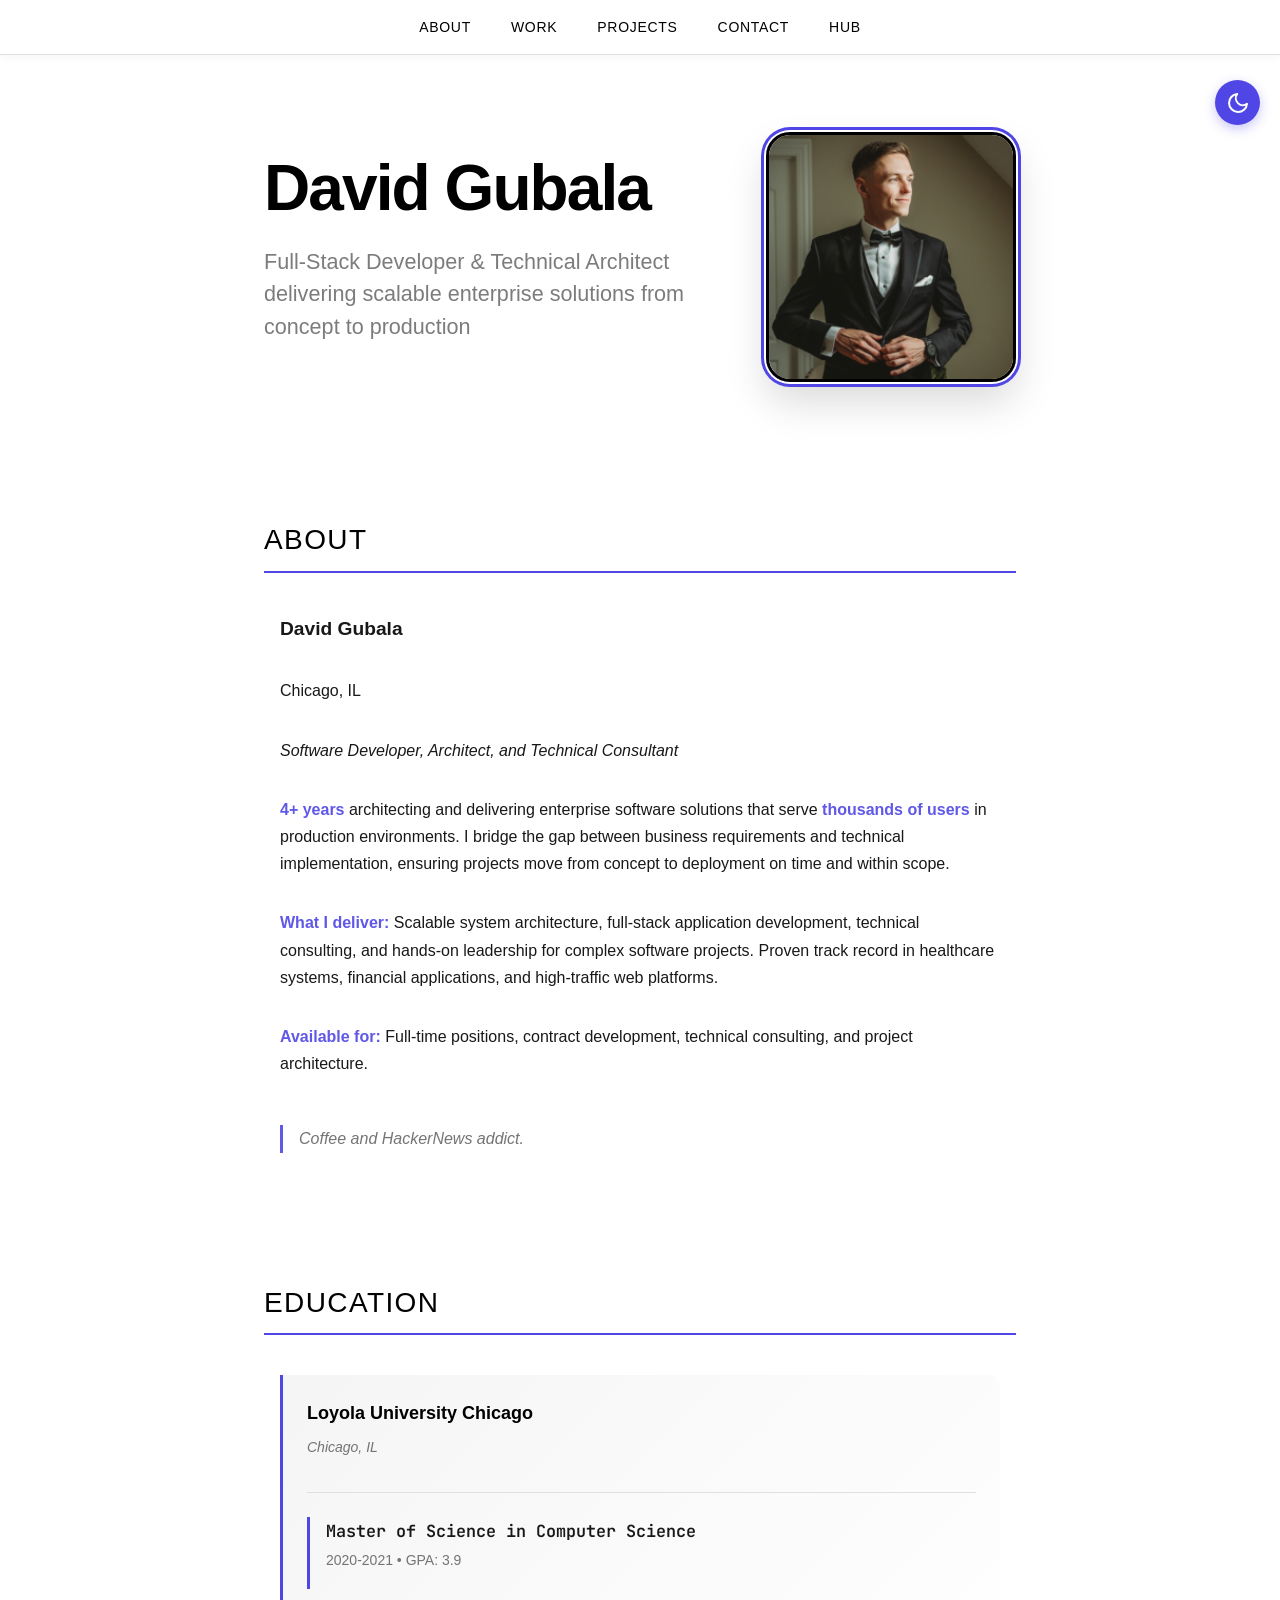
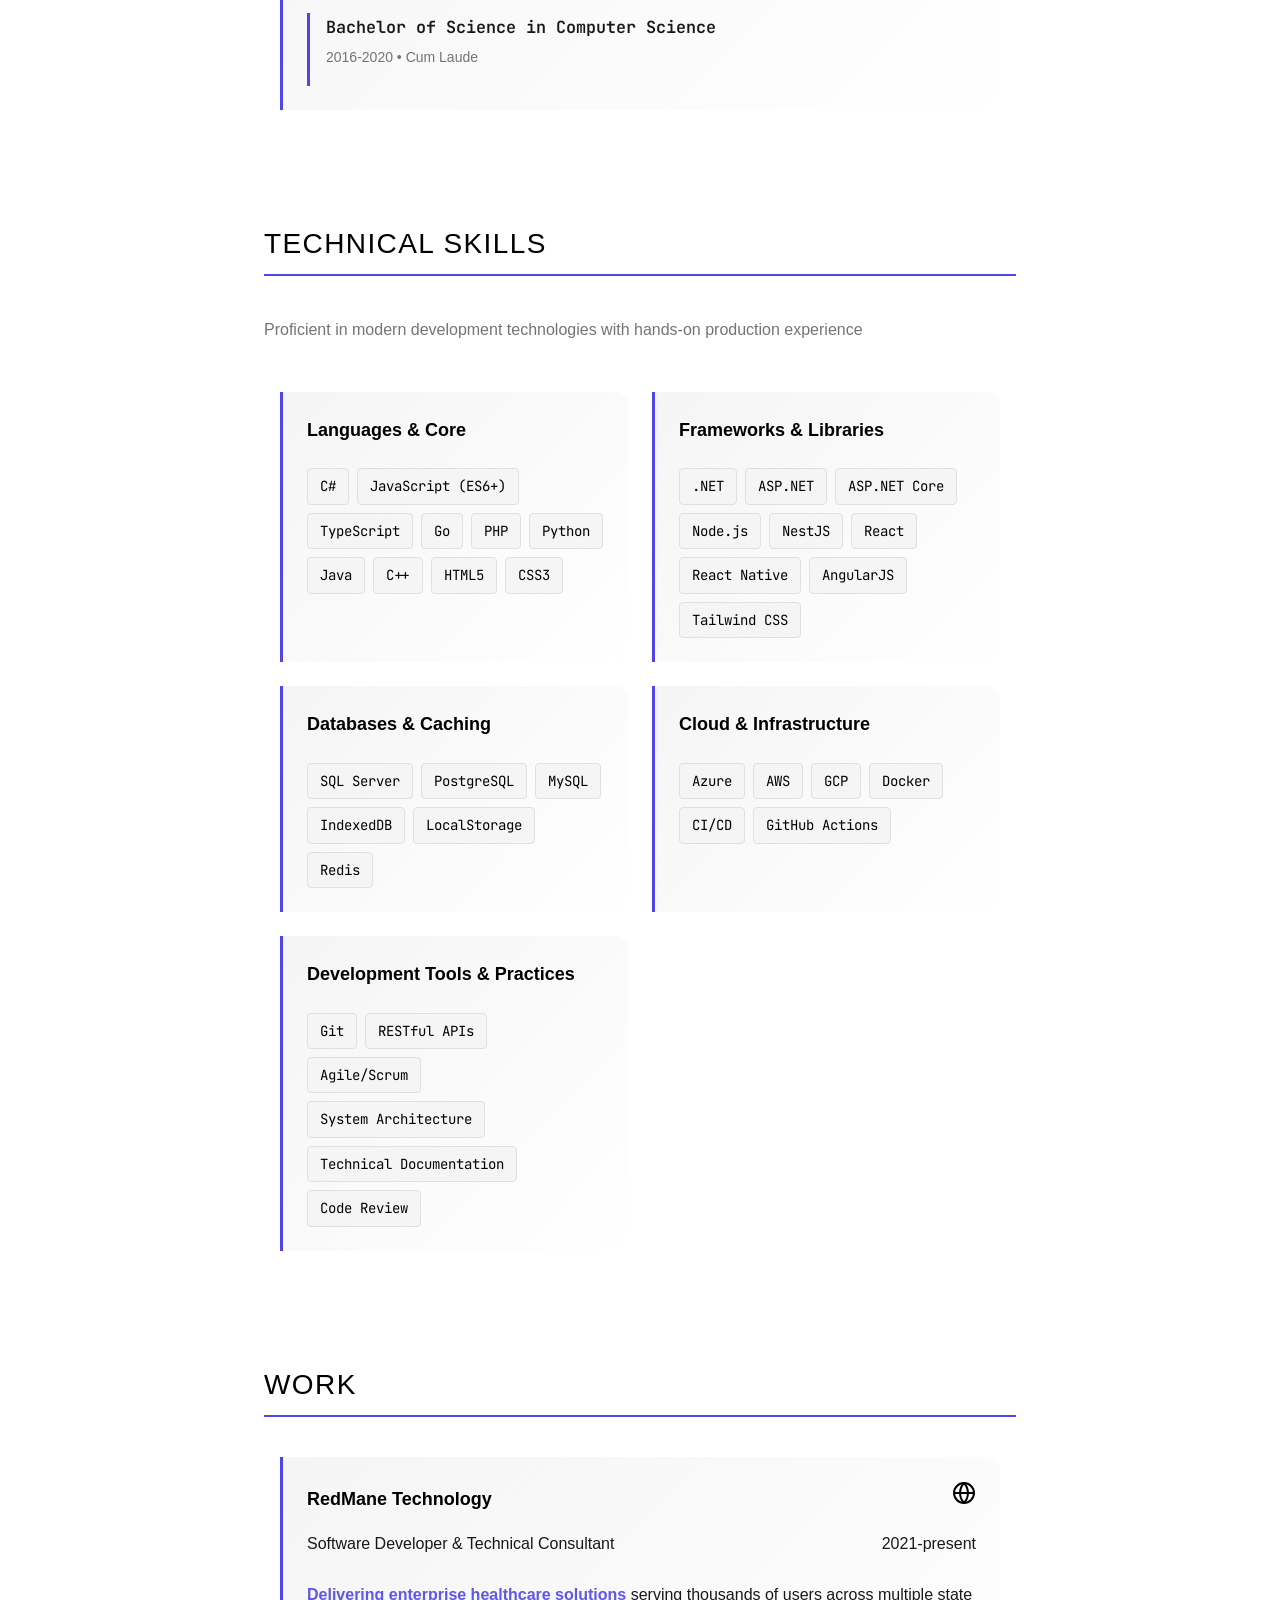
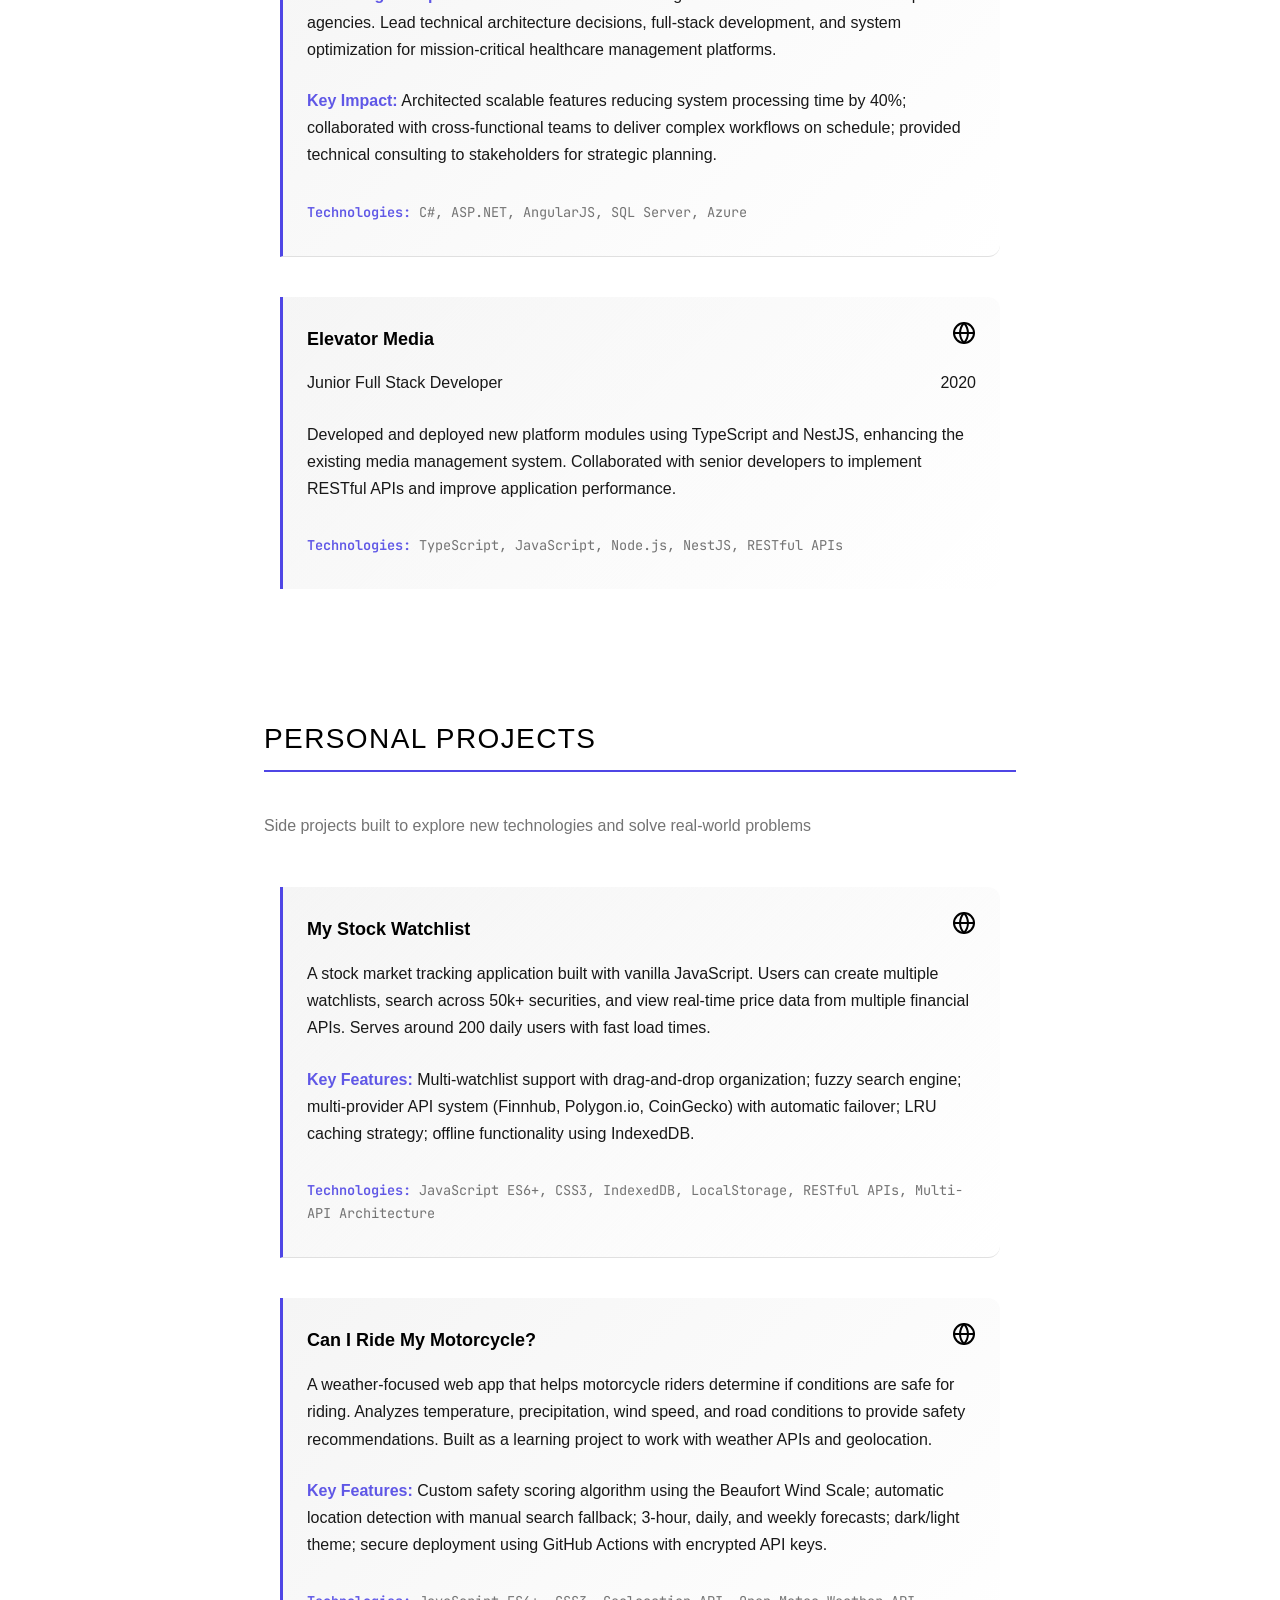
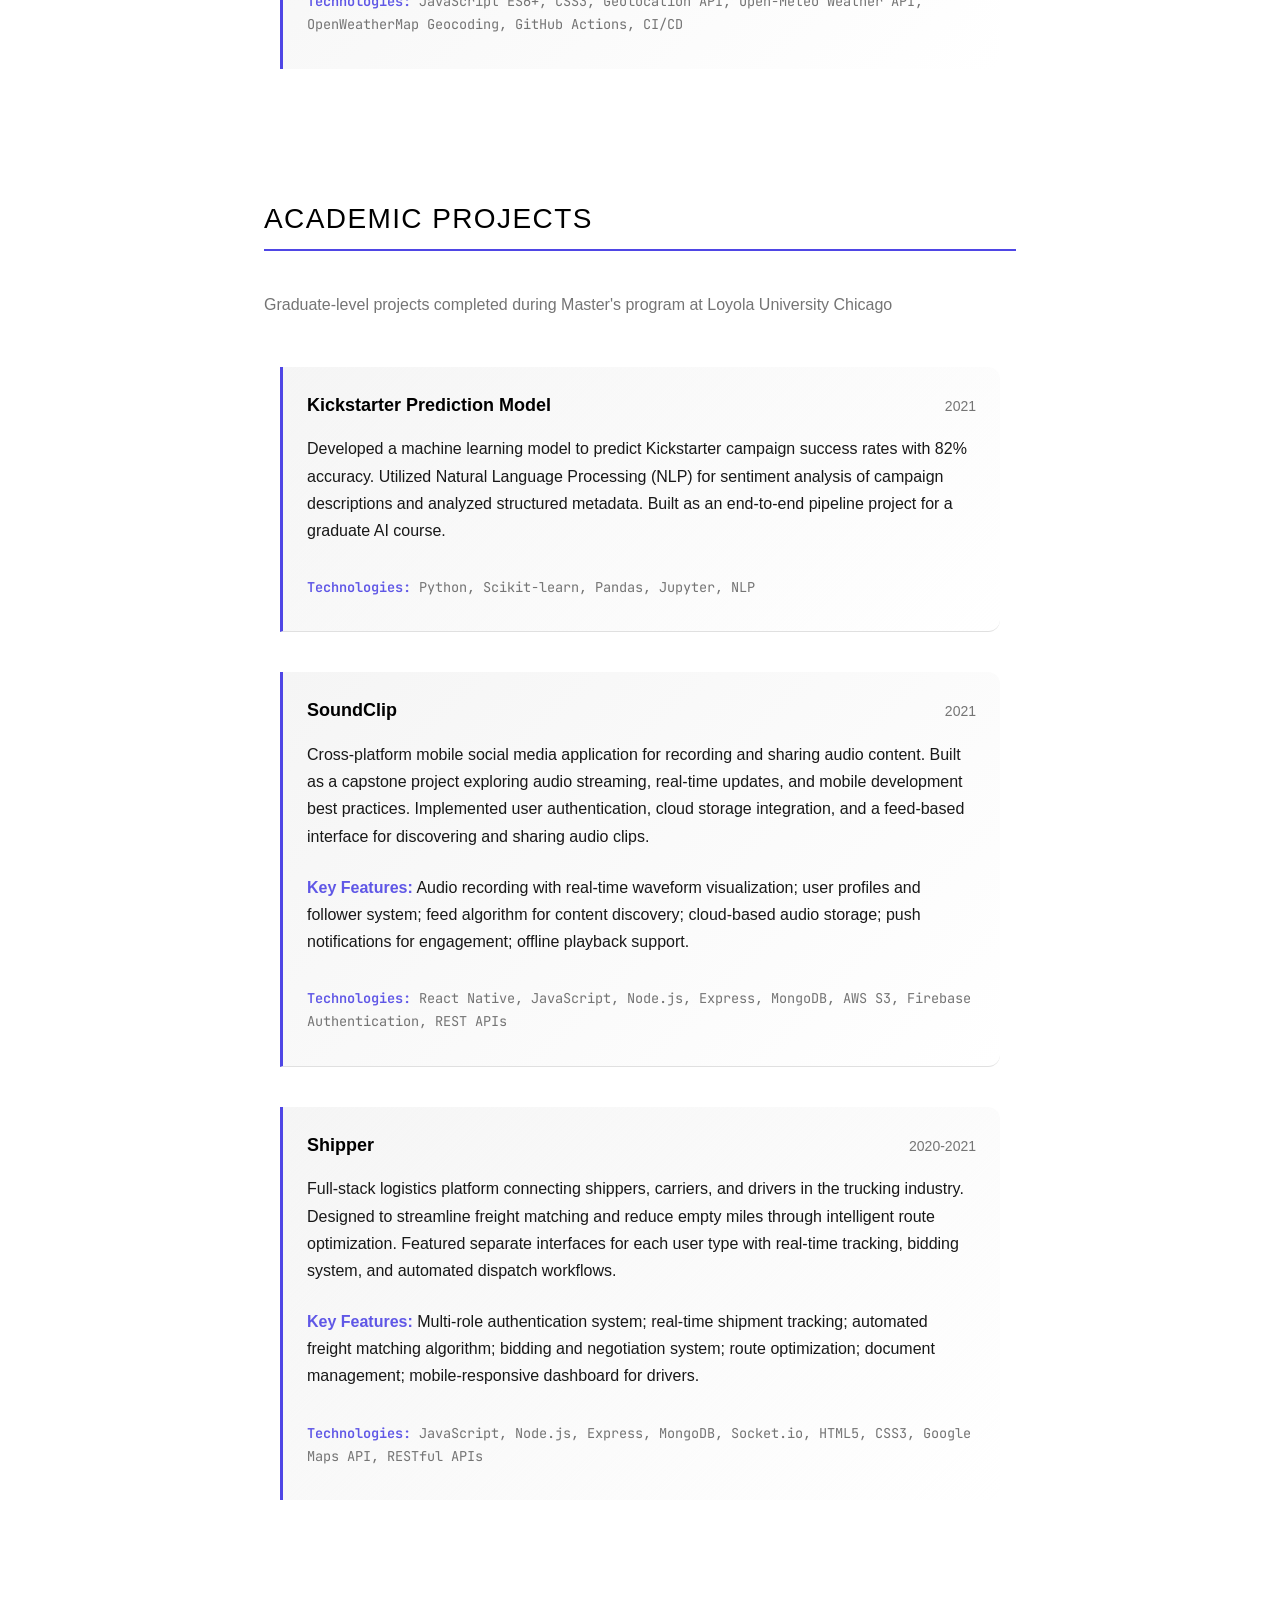
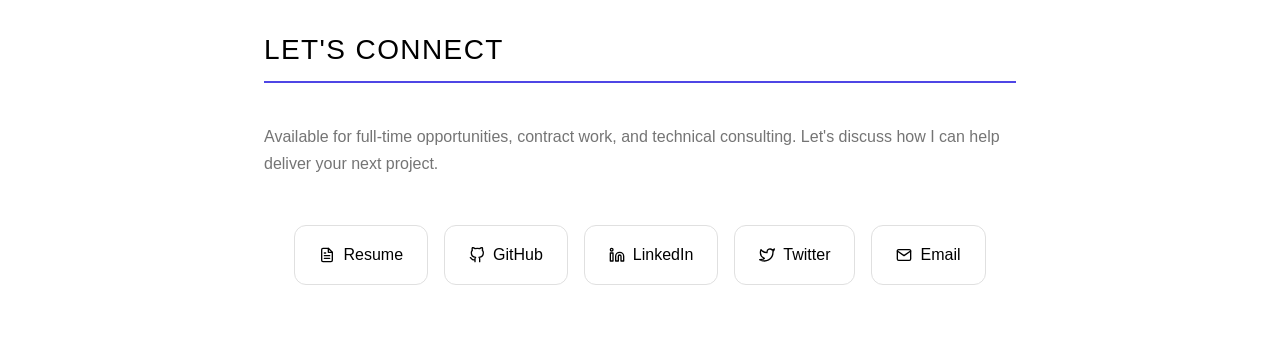
<file: index.html>
<!doctype html>
<html lang="en">
    <head>
        <meta charset="UTF-8" />
        <meta name="viewport" content="width=device-width, initial-scale=1.0" />
        <meta name="author" content="David Gubala" />
        <meta
            name="description"
            content="David Gubala - Full-Stack Developer & Technical Architect with 4+ years experience delivering enterprise solutions. Expert in C#, JavaScript, system architecture, and scalable application development. Available for hire in Chicago, IL."
        />
        <meta
            name="keywords"
            content="David Gubala, software developer, full-stack developer, technical architect, software engineer, C# developer, JavaScript developer, system architecture, technical consultant, enterprise software, healthcare systems, Chicago developer, available for hire, contract developer"
        />
        <link rel="stylesheet" href="css/main.css" />
        <link rel="icon" href="img/favicon.ico" />
        <link rel="preconnect" href="https://fonts.googleapis.com" />
        <link rel="preconnect" href="https://fonts.gstatic.com" crossorigin />
        <link
            href="https://fonts.googleapis.com/css2?family=JetBrains+Mono:wght@400;500;600&display=swap"
            rel="stylesheet"
        />
        <title>
            David Gubala - Full-Stack Developer & Technical Architect | Chicago,
            IL
        </title>
        <script>
            // Immediate theme application to prevent flash
            (function () {
                const savedTheme = localStorage.getItem("theme");
                const prefersDark = window.matchMedia(
                    "(prefers-color-scheme: dark)",
                ).matches;
                if (savedTheme === "dark" || (!savedTheme && prefersDark)) {
                    document.documentElement.setAttribute("data-theme", "dark");
                }
            })();
        </script>
        <script type="application/ld+json">
            {
                "@context": "https://schema.org",
                "@type": "Person",
                "name": "David Gubala",
                "url": "https://david.gubala.dev",
                "image": "https://david.gubala.dev/img/david.jpg",
                "jobTitle": "Software Developer, Architect, and Technical Consultant",
                "description": "Developer who knows how to consult, architect a project, and bring it to life",
                "knowsAbout": [
                    "Full-Stack Development",
                    "System Architecture",
                    "Technical Consulting",
                    "C#",
                    "ASP.NET",
                    "JavaScript",
                    "Go",
                    "PHP",
                    "Cloud Architecture",
                    "Healthcare Systems",
                    "Enterprise Software"
                ],
                "alumniOf": {
                    "@type": "EducationalOrganization",
                    "name": "Loyola University Chicago"
                },
                "address": {
                    "@type": "PostalAddress",
                    "addressLocality": "Chicago",
                    "addressRegion": "IL",
                    "addressCountry": "US"
                }
            }
        </script>
    </head>
    <body>
        <button id="theme-toggle" aria-label="Toggle Dark Mode">
            <svg class="theme-icon moon-icon" viewBox="0 0 24 24">
                <path
                    d="M21 12.79A9 9 0 1 1 11.21 3 7 7 0 0 0 21 12.79z"
                ></path>
            </svg>
            <svg class="theme-icon sun-icon" viewBox="0 0 24 24">
                <circle cx="12" cy="12" r="5"></circle>
                <line x1="12" y1="1" x2="12" y2="3"></line>
                <line x1="12" y1="21" x2="12" y2="23"></line>
                <line x1="4.22" y1="4.22" x2="5.64" y2="5.64"></line>
                <line x1="18.36" y1="18.36" x2="19.78" y2="19.78"></line>
                <line x1="1" y1="12" x2="3" y2="12"></line>
                <line x1="21" y1="12" x2="23" y2="12"></line>
                <line x1="4.22" y1="19.78" x2="5.64" y2="18.36"></line>
                <line x1="18.36" y1="5.64" x2="19.78" y2="4.22"></line>
            </svg>
        </button>
        <nav class="main-nav" aria-label="Main navigation">
            <a href="#about">About</a>
            <a href="#work">Work</a>
            <a href="#professional-projects">Projects</a>
            <a href="#contact">Contact</a>
            <a href="https://gubala.dev" rel="noopener noreferrer">Hub</a>
        </nav>
        <main>
            <article>
                <div class="container">
                    <header>
                        <div class="hero-text">
                            <h1>David Gubala</h1>
                            <p class="subtitle">
                                Full-Stack Developer & Technical Architect
                                delivering scalable enterprise solutions from
                                concept to production
                            </p>
                        </div>
                        <img
                            src="img/david.jpg"
                            alt="David Gubala"
                            class="hero-photo"
                            width="250"
                            height="250"
                        />
                    </header>

                    <section class="item section-reveal" id="about">
                        <h3>About</h3>
                        <div class="props">
                            <div class="pad lh-relaxed" id="abtDetails">
                                <p class="text-lg text-bold">David Gubala</p>
                                <p>Chicago, IL</p>
                                <p class="text-italic">
                                    Software Developer, Architect, and Technical
                                    Consultant
                                </p>
                                <p>
                                    <strong>4+ years</strong> architecting and
                                    delivering enterprise software solutions
                                    that serve
                                    <strong>thousands of users</strong> in
                                    production environments. I bridge the gap
                                    between business requirements and technical
                                    implementation, ensuring projects move from
                                    concept to deployment on time and within
                                    scope.
                                </p>
                                <p>
                                    <strong>What I deliver:</strong> Scalable
                                    system architecture, full-stack application
                                    development, technical consulting, and
                                    hands-on leadership for complex software
                                    projects. Proven track record in healthcare
                                    systems, financial applications, and
                                    high-traffic web platforms.
                                </p>
                                <p>
                                    <strong>Available for:</strong> Full-time
                                    positions, contract development, technical
                                    consulting, and project architecture.
                                </p>
                                <p id="quote">Coffee and HackerNews addict.</p>
                            </div>
                        </div>
                    </section>

                    <section class="item section-reveal" id="education">
                        <h3>Education</h3>
                        <div class="pad">
                            <div class="col education-card">
                                <div class="project-header">
                                    <h4 class="mb-sm">
                                        Loyola University Chicago
                                    </h4>
                                    <p class="section-subheader">Chicago, IL</p>
                                </div>

                                <div
                                    style="
                                        display: flex;
                                        flex-direction: column;
                                        gap: 1.5rem;
                                    "
                                >
                                    <div class="degree-block">
                                        <p class="degree-title">
                                            Master of Science in Computer
                                            Science
                                        </p>
                                        <p class="text-sm text-muted">
                                            2020-2021 • GPA: 3.9
                                        </p>
                                    </div>

                                    <div class="degree-block">
                                        <p class="degree-title">
                                            Bachelor of Science in Computer
                                            Science
                                        </p>
                                        <p class="text-sm text-muted">
                                            2016-2020 • Cum Laude
                                        </p>
                                    </div>
                                </div>
                            </div>
                        </div>
                    </section>

                    <section class="item section-reveal" id="skills">
                        <h3>Technical Skills</h3>
                        <p class="mb-md text-muted">
                            Proficient in modern development technologies with
                            hands-on production experience
                        </p>

                        <div class="pad gap">
                            <div class="col">
                                <h4 class="mb-sm">Languages & Core</h4>
                                <div class="skills-grid">
                                    <span class="skill-tag">C#</span>
                                    <span class="skill-tag"
                                        >JavaScript (ES6+)</span
                                    >
                                    <span class="skill-tag">TypeScript</span>
                                    <span class="skill-tag">Go</span>
                                    <span class="skill-tag">PHP</span>
                                    <span class="skill-tag">Python</span>
                                    <span class="skill-tag">Java</span>
                                    <span class="skill-tag">C++</span>
                                    <span class="skill-tag">HTML5</span>
                                    <span class="skill-tag">CSS3</span>
                                </div>
                            </div>

                            <div class="col">
                                <h4 class="mb-sm">Frameworks & Libraries</h4>
                                <div class="skills-grid">
                                    <span class="skill-tag">.NET</span>
                                    <span class="skill-tag">ASP.NET</span>
                                    <span class="skill-tag">ASP.NET Core</span>
                                    <span class="skill-tag">Node.js</span>
                                    <span class="skill-tag">NestJS</span>
                                    <span class="skill-tag">React</span>
                                    <span class="skill-tag">React Native</span>
                                    <span class="skill-tag">AngularJS</span>
                                    <span class="skill-tag">Tailwind CSS</span>
                                </div>
                            </div>

                            <div class="col">
                                <h4 class="mb-sm">Databases & Caching</h4>
                                <div class="skills-grid">
                                    <span class="skill-tag">SQL Server</span>
                                    <span class="skill-tag">PostgreSQL</span>
                                    <span class="skill-tag">MySQL</span>
                                    <span class="skill-tag">IndexedDB</span>
                                    <span class="skill-tag">LocalStorage</span>
                                    <span class="skill-tag">Redis</span>
                                </div>
                            </div>

                            <div class="col">
                                <h4 class="mb-sm">Cloud & Infrastructure</h4>
                                <div class="skills-grid">
                                    <span class="skill-tag">Azure</span>
                                    <span class="skill-tag">AWS</span>
                                    <span class="skill-tag">GCP</span>
                                    <span class="skill-tag">Docker</span>
                                    <span class="skill-tag">CI/CD</span>
                                    <span class="skill-tag"
                                        >GitHub Actions</span
                                    >
                                </div>
                            </div>

                            <div class="col">
                                <h4 class="mb-sm">
                                    Development Tools & Practices
                                </h4>
                                <div class="skills-grid">
                                    <span class="skill-tag">Git</span>
                                    <span class="skill-tag">RESTful APIs</span>
                                    <span class="skill-tag">Agile/Scrum</span>
                                    <span class="skill-tag"
                                        >System Architecture</span
                                    >
                                    <span class="skill-tag"
                                        >Technical Documentation</span
                                    >
                                    <span class="skill-tag">Code Review</span>
                                </div>
                            </div>
                        </div>
                    </section>

                    <section class="item section-reveal" id="work">
                        <h3>Work</h3>
                        <div class="pad gap">
                            <div class="col bordersplitter">
                                <div class="row">
                                    <h4>RedMane Technology</h4>
                                    <a
                                        href="https://www.redmane.com/"
                                        target="_blank"
                                        rel="noopener noreferrer"
                                        aria-label="Visit RedMane Technology website"
                                    >
                                        <svg class="icon" viewBox="0 0 24 24">
                                            <circle
                                                cx="12"
                                                cy="12"
                                                r="10"
                                            ></circle>
                                            <line
                                                x1="2"
                                                y1="12"
                                                x2="22"
                                                y2="12"
                                            ></line>
                                            <path
                                                d="M12 2a15.3 15.3 0 0 1 4 10 15.3 15.3 0 0 1-4 10 15.3 15.3 0 0 1-4-10 15.3 15.3 0 0 1 4-10z"
                                            ></path>
                                        </svg>
                                    </a>
                                </div>
                                <div class="row">
                                    <p>
                                        Software Developer & Technical
                                        Consultant
                                    </p>
                                    <p>2021-present</p>
                                </div>
                                <p>
                                    <strong
                                        >Delivering enterprise healthcare
                                        solutions</strong
                                    >
                                    serving thousands of users across multiple
                                    state agencies. Lead technical architecture
                                    decisions, full-stack development, and
                                    system optimization for mission-critical
                                    healthcare management platforms.
                                </p>
                                <p>
                                    <strong>Key Impact:</strong> Architected
                                    scalable features reducing system processing
                                    time by 40%; collaborated with
                                    cross-functional teams to deliver complex
                                    workflows on schedule; provided technical
                                    consulting to stakeholders for strategic
                                    planning.
                                </p>
                                <p class="tech-tags">
                                    <strong>Technologies:</strong> C#, ASP.NET,
                                    AngularJS, SQL Server, Azure
                                </p>
                            </div>

                            <div class="col bordersplitter">
                                <div class="row">
                                    <h4>Elevator Media</h4>
                                    <a
                                        href="https://www.elevatormag.com/"
                                        target="_blank"
                                        rel="noopener noreferrer"
                                        aria-label="Visit Elevator Media website"
                                    >
                                        <svg class="icon" viewBox="0 0 24 24">
                                            <circle
                                                cx="12"
                                                cy="12"
                                                r="10"
                                            ></circle>
                                            <line
                                                x1="2"
                                                y1="12"
                                                x2="22"
                                                y2="12"
                                            ></line>
                                            <path
                                                d="M12 2a15.3 15.3 0 0 1 4 10 15.3 15.3 0 0 1-4 10 15.3 15.3 0 0 1-4-10 15.3 15.3 0 0 1 4-10z"
                                            ></path>
                                        </svg>
                                    </a>
                                </div>
                                <div class="row">
                                    <p>Junior Full Stack Developer</p>
                                    <p>2020</p>
                                </div>
                                <p>
                                    Developed and deployed new platform modules
                                    using TypeScript and NestJS, enhancing the
                                    existing media management system.
                                    Collaborated with senior developers to
                                    implement RESTful APIs and improve
                                    application performance.
                                </p>
                                <p class="tech-tags">
                                    <strong>Technologies:</strong> TypeScript,
                                    JavaScript, Node.js, NestJS, RESTful APIs
                                </p>
                            </div>
                        </div>
                    </section>

                    <section
                        class="item section-reveal"
                        id="professional-projects"
                    >
                        <h3>Personal Projects</h3>
                        <p class="mb-md text-muted">
                            Side projects built to explore new technologies and
                            solve real-world problems
                        </p>
                        <div class="pad gap">
                            <div class="col bordersplitter">
                                <div class="row">
                                    <h4>My Stock Watchlist</h4>
                                    <a
                                        href="https://mystockwatchlist.com"
                                        target="_blank"
                                        rel="noopener noreferrer"
                                        aria-label="Visit My Stock Watchlist website"
                                    >
                                        <svg class="icon" viewBox="0 0 24 24">
                                            <circle
                                                cx="12"
                                                cy="12"
                                                r="10"
                                            ></circle>
                                            <line
                                                x1="2"
                                                y1="12"
                                                x2="22"
                                                y2="12"
                                            ></line>
                                            <path
                                                d="M12 2a15.3 15.3 0 0 1 4 10 15.3 15.3 0 0 1-4 10 15.3 15.3 0 0 1-4-10 15.3 15.3 0 0 1 4-10z"
                                            ></path>
                                        </svg>
                                    </a>
                                </div>
                                <p>
                                    A stock market tracking application built
                                    with vanilla JavaScript. Users can create
                                    multiple watchlists, search across 50k+
                                    securities, and view real-time price data
                                    from multiple financial APIs. Serves around
                                    200 daily users with fast load times.
                                </p>
                                <p>
                                    <strong>Key Features:</strong>
                                    Multi-watchlist support with drag-and-drop
                                    organization; fuzzy search engine;
                                    multi-provider API system (Finnhub,
                                    Polygon.io, CoinGecko) with automatic
                                    failover; LRU caching strategy; offline
                                    functionality using IndexedDB.
                                </p>
                                <p class="tech-tags">
                                    <strong>Technologies:</strong> JavaScript
                                    ES6+, CSS3, IndexedDB, LocalStorage, RESTful
                                    APIs, Multi-API Architecture
                                </p>
                            </div>

                            <div class="col bordersplitter">
                                <div class="row">
                                    <h4>Can I Ride My Motorcycle?</h4>
                                    <a
                                        href="https://caniridemymotorcycle.com"
                                        target="_blank"
                                        rel="noopener noreferrer"
                                        aria-label="Visit Can I Ride My Motorcycle? website"
                                    >
                                        <svg class="icon" viewBox="0 0 24 24">
                                            <circle
                                                cx="12"
                                                cy="12"
                                                r="10"
                                            ></circle>
                                            <line
                                                x1="2"
                                                y1="12"
                                                x2="22"
                                                y2="12"
                                            ></line>
                                            <path
                                                d="M12 2a15.3 15.3 0 0 1 4 10 15.3 15.3 0 0 1-4 10 15.3 15.3 0 0 1-4-10 15.3 15.3 0 0 1 4-10z"
                                            ></path>
                                        </svg>
                                    </a>
                                </div>
                                <p>
                                    A weather-focused web app that helps
                                    motorcycle riders determine if conditions
                                    are safe for riding. Analyzes temperature,
                                    precipitation, wind speed, and road
                                    conditions to provide safety
                                    recommendations. Built as a learning project
                                    to work with weather APIs and geolocation.
                                </p>
                                <p>
                                    <strong>Key Features:</strong> Custom safety
                                    scoring algorithm using the Beaufort Wind
                                    Scale; automatic location detection with
                                    manual search fallback; 3-hour, daily, and
                                    weekly forecasts; dark/light theme; secure
                                    deployment using GitHub Actions with
                                    encrypted API keys.
                                </p>
                                <p class="tech-tags">
                                    <strong>Technologies:</strong> JavaScript
                                    ES6+, CSS3, Geolocation API, Open-Meteo
                                    Weather API, OpenWeatherMap Geocoding,
                                    GitHub Actions, CI/CD
                                </p>
                            </div>
                        </div>
                    </section>

                    <section class="item section-reveal" id="academic-projects">
                        <h3>Academic Projects</h3>
                        <p class="mb-md text-muted">
                            Graduate-level projects completed during Master's
                            program at Loyola University Chicago
                        </p>
                        <div class="pad gap">
                            <div class="col bordersplitter">
                                <div class="row">
                                    <h4>Kickstarter Prediction Model</h4>
                                    <p
                                        class="text-sm text-muted"
                                        style="margin: 0"
                                    >
                                        2021
                                    </p>
                                </div>
                                <p>
                                    Developed a machine learning model to
                                    predict Kickstarter campaign success rates
                                    with 82% accuracy. Utilized Natural Language
                                    Processing (NLP) for sentiment analysis of
                                    campaign descriptions and analyzed
                                    structured metadata. Built as an end-to-end
                                    pipeline project for a graduate AI course.
                                </p>
                                <p class="tech-tags">
                                    <strong>Technologies:</strong> Python,
                                    Scikit-learn, Pandas, Jupyter, NLP
                                </p>
                            </div>

                            <div class="col bordersplitter">
                                <div class="row">
                                    <h4>SoundClip</h4>
                                    <p
                                        class="text-sm text-muted"
                                        style="margin: 0"
                                    >
                                        2021
                                    </p>
                                </div>
                                <p>
                                    Cross-platform mobile social media
                                    application for recording and sharing audio
                                    content. Built as a capstone project
                                    exploring audio streaming, real-time
                                    updates, and mobile development best
                                    practices. Implemented user authentication,
                                    cloud storage integration, and a feed-based
                                    interface for discovering and sharing audio
                                    clips.
                                </p>
                                <p>
                                    <strong>Key Features:</strong> Audio
                                    recording with real-time waveform
                                    visualization; user profiles and follower
                                    system; feed algorithm for content
                                    discovery; cloud-based audio storage; push
                                    notifications for engagement; offline
                                    playback support.
                                </p>
                                <p class="tech-tags">
                                    <strong>Technologies:</strong> React Native,
                                    JavaScript, Node.js, Express, MongoDB, AWS
                                    S3, Firebase Authentication, REST APIs
                                </p>
                            </div>

                            <div class="col bordersplitter">
                                <div class="row">
                                    <h4>Shipper</h4>
                                    <p
                                        class="text-sm text-muted"
                                        style="margin: 0"
                                    >
                                        2020-2021
                                    </p>
                                </div>
                                <p>
                                    Full-stack logistics platform connecting
                                    shippers, carriers, and drivers in the
                                    trucking industry. Designed to streamline
                                    freight matching and reduce empty miles
                                    through intelligent route optimization.
                                    Featured separate interfaces for each user
                                    type with real-time tracking, bidding
                                    system, and automated dispatch workflows.
                                </p>
                                <p>
                                    <strong>Key Features:</strong> Multi-role
                                    authentication system; real-time shipment
                                    tracking; automated freight matching
                                    algorithm; bidding and negotiation system;
                                    route optimization; document management;
                                    mobile-responsive dashboard for drivers.
                                </p>
                                <p class="tech-tags">
                                    <strong>Technologies:</strong> JavaScript,
                                    Node.js, Express, MongoDB, Socket.io, HTML5,
                                    CSS3, Google Maps API, RESTful APIs
                                </p>
                            </div>
                        </div>
                    </section>

                    <footer class="item section-reveal" id="contact">
                        <h3>Let's Connect</h3>
                        <p class="mb-md text-muted">
                            Available for full-time opportunities, contract
                            work, and technical consulting. Let's discuss how I
                            can help deliver your next project.
                        </p>
                        <div class="contact-grid">
                            <a
                                href="resume.html"
                                target="_blank"
                                rel="noopener noreferrer"
                                aria-label="Resume"
                            >
                                <svg
                                    class="icon"
                                    style="width: 16px; height: 16px"
                                    viewBox="0 0 24 24"
                                    fill="none"
                                    stroke="currentColor"
                                    stroke-width="2"
                                    stroke-linecap="round"
                                    stroke-linejoin="round"
                                >
                                    <path
                                        d="M14 2H6a2 2 0 0 0-2 2v16a2 2 0 0 0 2 2h12a2 2 0 0 0 2-2V8z"
                                    ></path>
                                    <polyline
                                        points="14 2 14 8 20 8"
                                    ></polyline>
                                    <line x1="16" y1="13" x2="8" y2="13"></line>
                                    <line x1="16" y1="17" x2="8" y2="17"></line>
                                    <polyline points="10 9 9 9 8 9"></polyline>
                                </svg>
                                Resume
                            </a>
                            <a
                                href="https://github.com/davidgubala"
                                target="_blank"
                                rel="noopener noreferrer"
                                aria-label="GitHub"
                            >
                                <svg
                                    class="icon"
                                    style="width: 16px; height: 16px"
                                    viewBox="0 0 24 24"
                                    fill="none"
                                    stroke="currentColor"
                                    stroke-width="2"
                                    stroke-linecap="round"
                                    stroke-linejoin="round"
                                >
                                    <path
                                        d="M9 19c-5 1.5-5-2.5-7-3m14 6v-3.87a3.37 3.37 0 0 0-.94-2.61c3.14-.35 6.44-1.54 6.44-7A5.44 5.44 0 0 0 20 4.77 5.07 5.07 0 0 0 19.91 1S18.73.65 16 2.48a13.38 13.38 0 0 0-7 0C6.27.65 5.09 1 5.09 1A5.07 5.07 0 0 0 5 4.77a5.44 5.44 0 0 0-1.5 3.78c0 5.42 3.3 6.61 6.44 7A3.37 3.37 0 0 0 9 18.13V22"
                                    ></path>
                                </svg>
                                GitHub
                            </a>
                            <a
                                href="https://www.linkedin.com/in/gubala/"
                                target="_blank"
                                rel="noopener noreferrer"
                                aria-label="LinkedIn"
                            >
                                <svg
                                    class="icon"
                                    style="width: 16px; height: 16px"
                                    viewBox="0 0 24 24"
                                    fill="none"
                                    stroke="currentColor"
                                    stroke-width="2"
                                    stroke-linecap="round"
                                    stroke-linejoin="round"
                                >
                                    <path
                                        d="M16 8a6 6 0 0 1 6 6v7h-4v-7a2 2 0 0 0-2-2 2 2 0 0 0-2 2v7h-4v-7a6 6 0 0 1 6-6z"
                                    ></path>
                                    <rect
                                        x="2"
                                        y="9"
                                        width="4"
                                        height="12"
                                    ></rect>
                                    <circle cx="4" cy="4" r="2"></circle>
                                </svg>
                                LinkedIn
                            </a>
                            <a
                                href="https://twitter.com/gubaladavid"
                                target="_blank"
                                rel="noopener noreferrer"
                                aria-label="Twitter"
                            >
                                <svg
                                    class="icon"
                                    style="width: 16px; height: 16px"
                                    viewBox="0 0 24 24"
                                    fill="none"
                                    stroke="currentColor"
                                    stroke-width="2"
                                    stroke-linecap="round"
                                    stroke-linejoin="round"
                                >
                                    <path
                                        d="M23 3a10.9 10.9 0 0 1-3.14 1.53 4.48 4.48 0 0 0-7.86 3v1A10.66 10.66 0 0 1 3 4s-4 9 5 13a11.64 11.64 0 0 1-7 2c9 5 20 0 20-11.5a4.5 4.5 0 0 0-.08-.83A7.72 7.72 0 0 0 23 3z"
                                    ></path>
                                </svg>
                                Twitter
                            </a>
                            <a
                                href="mailto:david@gubala.dev"
                                target="_blank"
                                rel="noopener noreferrer"
                                aria-label="Email"
                            >
                                <svg
                                    class="icon"
                                    style="width: 16px; height: 16px"
                                    viewBox="0 0 24 24"
                                    fill="none"
                                    stroke="currentColor"
                                    stroke-width="2"
                                    stroke-linecap="round"
                                    stroke-linejoin="round"
                                >
                                    <path
                                        d="M4 4h16c1.1 0 2 .9 2 2v12c0 1.1-.9 2-2 2H4c-1.1 0-2-.9-2-2V6c0-1.1.9-2 2-2z"
                                    ></path>
                                    <polyline
                                        points="22,6 12,13 2,6"
                                    ></polyline>
                                </svg>
                                Email
                            </a>
                        </div>
                    </footer>
                </div>
            </article>
        </main>
    </body>
    <script>
        const toggleButton = document.getElementById("theme-toggle");

        // Set initial icon handled by CSS
        if (document.documentElement.getAttribute("data-theme") === "dark") {
            // No JS needed for icon toggle
        }

        toggleButton.addEventListener("click", () => {
            const currentTheme =
                document.documentElement.getAttribute("data-theme");
            const newTheme = currentTheme === "dark" ? "light" : "dark";

            document.documentElement.setAttribute("data-theme", newTheme);
            localStorage.setItem("theme", newTheme);
            // Button content update handled by CSS
        });

        // Scroll-triggered section reveals
        const revealObserver = new IntersectionObserver(
            (entries) => {
                entries.forEach((entry) => {
                    if (entry.isIntersecting) {
                        entry.target.classList.add("visible");
                        revealObserver.unobserve(entry.target);
                    }
                });
            },
            { threshold: 0.1, rootMargin: "0px 0px -40px 0px" },
        );

        document.querySelectorAll(".section-reveal").forEach((section) => {
            revealObserver.observe(section);
        });
    </script>
    <script>
        !(function (t, e) {
            var o, n, p, r;
            e.__SV ||
                ((window.posthog = e),
                (e._i = []),
                (e.init = function (i, s, a) {
                    function g(t, e) {
                        var o = e.split(".");
                        (2 == o.length && ((t = t[o[0]]), (e = o[1])),
                            (t[e] = function () {
                                t.push(
                                    [e].concat(
                                        Array.prototype.slice.call(
                                            arguments,
                                            0,
                                        ),
                                    ),
                                );
                            }));
                    }
                    (((p = t.createElement("script")).type = "text/javascript"),
                        (p.crossOrigin = "anonymous"),
                        (p.async = !0),
                        (p.src =
                            s.api_host.replace(
                                ".i.posthog.com",
                                "-assets.i.posthog.com",
                            ) + "/static/array.js"),
                        (r =
                            t.getElementsByTagName(
                                "script",
                            )[0]).parentNode.insertBefore(p, r));
                    var u = e;
                    for (
                        void 0 !== a ? (u = e[a] = []) : (a = "posthog"),
                            u.people = u.people || [],
                            u.toString = function (t) {
                                var e = "posthog";
                                return (
                                    "posthog" !== a && (e += "." + a),
                                    t || (e += " (stub)"),
                                    e
                                );
                            },
                            u.people.toString = function () {
                                return u.toString(1) + ".people (stub)";
                            },
                            o =
                                "init capture register register_once register_for_session unregister unregister_for_session getFeatureFlag getFeatureFlagPayload isFeatureEnabled reloadFeatureFlags updateEarlyAccessFeatureEnrollment getEarlyAccessFeatures on onFeatureFlags onSessionId getSurveys getActiveMatchingSurveys renderSurvey canRenderSurvey getNextSurveyStep identify setPersonProperties group resetGroups setPersonPropertiesForFlags resetPersonPropertiesForFlags setGroupPropertiesForFlags resetGroupPropertiesForFlags reset get_distinct_id getGroups get_session_id get_session_replay_url alias set_config startSessionRecording stopSessionRecording sessionRecordingStarted captureException loadToolbar get_property getSessionProperty createPersonProfile opt_in_capturing opt_out_capturing has_opted_in_capturing has_opted_out_capturing clear_opt_in_out_capturing debug".split(
                                    " ",
                                ),
                            n = 0;
                        n < o.length;
                        n++
                    )
                        g(u, o[n]);
                    e._i.push([i, s, a]);
                }),
                (e.__SV = 1));
        })(document, window.posthog || []);
        posthog.init("phc_wANjAdyr8WJ4zSb3Zb81QqY3nihbZggi2J2KLsW2VRy", {
            api_host: "https://us.i.posthog.com",
            autocapture: true,
            capture_pageview: true,
            capture_pageleave: true,
        });
        posthog.capture("david.gubala.dev: visited");
    </script>
</html>
</file>
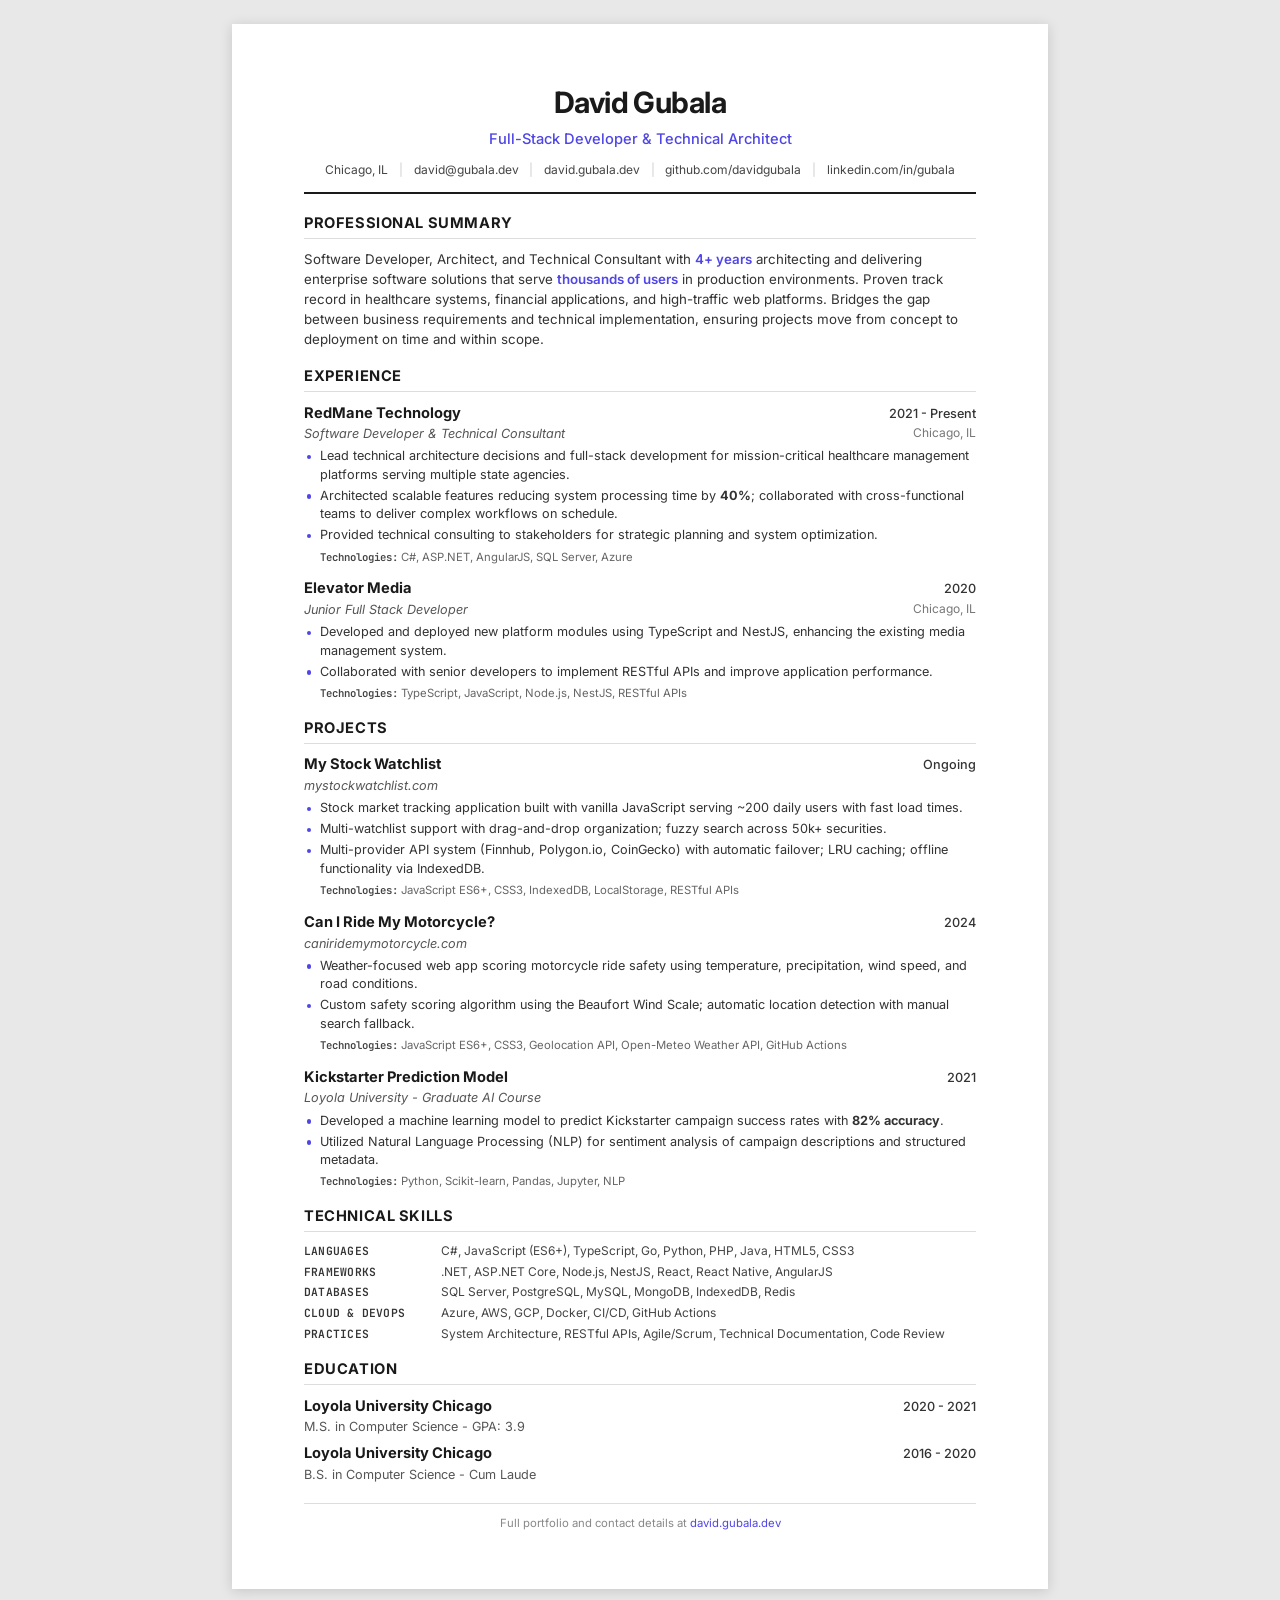
<file: resume.html>
<!DOCTYPE html>
<html lang="en">
<head>
    <meta charset="UTF-8">
    <meta name="viewport" content="width=device-width, initial-scale=1.0">
    <title>David Gubala - Resume</title>
    <link rel="preconnect" href="https://fonts.googleapis.com">
    <link rel="preconnect" href="https://fonts.gstatic.com" crossorigin>
    <link href="https://fonts.googleapis.com/css2?family=JetBrains+Mono:wght@400;500;600&family=Inter:wght@400;500;600;700&display=swap" rel="stylesheet">
    <link rel="stylesheet" href="css/resume.css">
</head>
<body>
    <div class="page">
        <header class="resume-header">
            <h1>David Gubala</h1>
            <p class="title">Full-Stack Developer &amp; Technical Architect</p>
            <div class="contact-line">
                <span>Chicago, IL</span>
                <span class="sep">|</span>
                <a href="mailto:david@gubala.dev">david@gubala.dev</a>
                <span class="sep">|</span>
                <a href="https://david.gubala.dev">david.gubala.dev</a>
                <span class="sep">|</span>
                <a href="https://github.com/davidgubala">github.com/davidgubala</a>
                <span class="sep">|</span>
                <a href="https://linkedin.com/in/gubala">linkedin.com/in/gubala</a>
            </div>
        </header>

        <section class="section">
            <h2 class="section-title">Professional Summary</h2>
            <p class="summary">
                Software Developer, Architect, and Technical Consultant with <strong>4+ years</strong> architecting and delivering enterprise software solutions that serve <strong>thousands of users</strong> in production environments. Proven track record in healthcare systems, financial applications, and high-traffic web platforms. Bridges the gap between business requirements and technical implementation, ensuring projects move from concept to deployment on time and within scope.
            </p>
        </section>

        <section class="section">
            <h2 class="section-title">Experience</h2>

            <div class="entry">
                <div class="entry-header">
                    <div class="entry-left">
                        <h3 class="entry-org">RedMane Technology</h3>
                        <span class="entry-role">Software Developer &amp; Technical Consultant</span>
                    </div>
                    <div class="entry-right">
                        <span class="entry-date">2021 - Present</span>
                        <span class="entry-loc">Chicago, IL</span>
                    </div>
                </div>
                <ul class="bullet-list">
                    <li>Lead technical architecture decisions and full-stack development for mission-critical healthcare management platforms serving multiple state agencies.</li>
                    <li>Architected scalable features reducing system processing time by <strong>40%</strong>; collaborated with cross-functional teams to deliver complex workflows on schedule.</li>
                    <li>Provided technical consulting to stakeholders for strategic planning and system optimization.</li>
                </ul>
                <p class="tech-line"><span class="tech-label">Technologies:</span> C#, ASP.NET, AngularJS, SQL Server, Azure</p>
            </div>

            <div class="entry">
                <div class="entry-header">
                    <div class="entry-left">
                        <h3 class="entry-org">Elevator Media</h3>
                        <span class="entry-role">Junior Full Stack Developer</span>
                    </div>
                    <div class="entry-right">
                        <span class="entry-date">2020</span>
                        <span class="entry-loc">Chicago, IL</span>
                    </div>
                </div>
                <ul class="bullet-list">
                    <li>Developed and deployed new platform modules using TypeScript and NestJS, enhancing the existing media management system.</li>
                    <li>Collaborated with senior developers to implement RESTful APIs and improve application performance.</li>
                </ul>
                <p class="tech-line"><span class="tech-label">Technologies:</span> TypeScript, JavaScript, Node.js, NestJS, RESTful APIs</p>
            </div>
        </section>

        <section class="section">
            <h2 class="section-title">Projects</h2>

            <div class="entry">
                <div class="entry-header">
                    <div class="entry-left">
                        <h3 class="entry-org">My Stock Watchlist</h3>
                        <span class="entry-role">mystockwatchlist.com</span>
                    </div>
                    <div class="entry-right">
                        <span class="entry-date">Ongoing</span>
                    </div>
                </div>
                <ul class="bullet-list">
                    <li>Stock market tracking application built with vanilla JavaScript serving ~200 daily users with fast load times.</li>
                    <li>Multi-watchlist support with drag-and-drop organization; fuzzy search across 50k+ securities.</li>
                    <li>Multi-provider API system (Finnhub, Polygon.io, CoinGecko) with automatic failover; LRU caching; offline functionality via IndexedDB.</li>
                </ul>
                <p class="tech-line"><span class="tech-label">Technologies:</span> JavaScript ES6+, CSS3, IndexedDB, LocalStorage, RESTful APIs</p>
            </div>

            <div class="entry">
                <div class="entry-header">
                    <div class="entry-left">
                        <h3 class="entry-org">Can I Ride My Motorcycle?</h3>
                        <span class="entry-role">caniridemymotorcycle.com</span>
                    </div>
                    <div class="entry-right">
                        <span class="entry-date">2024</span>
                    </div>
                </div>
                <ul class="bullet-list">
                    <li>Weather-focused web app scoring motorcycle ride safety using temperature, precipitation, wind speed, and road conditions.</li>
                    <li>Custom safety scoring algorithm using the Beaufort Wind Scale; automatic location detection with manual search fallback.</li>
                </ul>
                <p class="tech-line"><span class="tech-label">Technologies:</span> JavaScript ES6+, CSS3, Geolocation API, Open-Meteo Weather API, GitHub Actions</p>
            </div>

            <div class="entry">
                <div class="entry-header">
                    <div class="entry-left">
                        <h3 class="entry-org">Kickstarter Prediction Model</h3>
                        <span class="entry-role">Loyola University - Graduate AI Course</span>
                    </div>
                    <div class="entry-right">
                        <span class="entry-date">2021</span>
                    </div>
                </div>
                <ul class="bullet-list">
                    <li>Developed a machine learning model to predict Kickstarter campaign success rates with <strong>82% accuracy</strong>.</li>
                    <li>Utilized Natural Language Processing (NLP) for sentiment analysis of campaign descriptions and structured metadata.</li>
                </ul>
                <p class="tech-line"><span class="tech-label">Technologies:</span> Python, Scikit-learn, Pandas, Jupyter, NLP</p>
            </div>
        </section>

        <section class="section">
            <h2 class="section-title">Technical Skills</h2>
            <div class="skills-table">
                <div class="skill-row">
                    <span class="skill-cat">Languages</span>
                    <span class="skill-items">C#, JavaScript (ES6+), TypeScript, Go, Python, PHP, Java, HTML5, CSS3</span>
                </div>
                <div class="skill-row">
                    <span class="skill-cat">Frameworks</span>
                    <span class="skill-items">.NET, ASP.NET Core, Node.js, NestJS, React, React Native, AngularJS</span>
                </div>
                <div class="skill-row">
                    <span class="skill-cat">Databases</span>
                    <span class="skill-items">SQL Server, PostgreSQL, MySQL, MongoDB, IndexedDB, Redis</span>
                </div>
                <div class="skill-row">
                    <span class="skill-cat">Cloud &amp; DevOps</span>
                    <span class="skill-items">Azure, AWS, GCP, Docker, CI/CD, GitHub Actions</span>
                </div>
                <div class="skill-row">
                    <span class="skill-cat">Practices</span>
                    <span class="skill-items">System Architecture, RESTful APIs, Agile/Scrum, Technical Documentation, Code Review</span>
                </div>
            </div>
        </section>

        <section class="section">
            <h2 class="section-title">Education</h2>
            <div class="edu-entry">
                <div class="entry-header">
                    <div class="entry-left">
                        <h3 class="entry-org">Loyola University Chicago</h3>
                        <span class="entry-role">M.S. in Computer Science - GPA: 3.9</span>
                    </div>
                    <div class="entry-right">
                        <span class="entry-date">2020 - 2021</span>
                    </div>
                </div>
            </div>
            <div class="edu-entry">
                <div class="entry-header">
                    <div class="entry-left">
                        <h3 class="entry-org">Loyola University Chicago</h3>
                        <span class="entry-role">B.S. in Computer Science - Cum Laude</span>
                    </div>
                    <div class="entry-right">
                        <span class="entry-date">2016 - 2020</span>
                    </div>
                </div>
            </div>
        </section>

        <footer class="print-footer">
            <p>Full portfolio and contact details at <a href="https://david.gubala.dev">david.gubala.dev</a></p>
        </footer>
    </div>
</body>
</html>
</file>
<file: css/main.css>
:root {
    --black: #000000;
    --white: #ffffff;
    --gray-light: #f5f5f5;
    --gray-medium: #e0e0e0;
    --gray-dark: #666666;
    --hover-bg: #ffffff;
    --accent: #4f46e5;
    --accent-light: #eef2ff;
    --accent-dark: #3730a3;
    --font-sans:
        -apple-system, BlinkMacSystemFont, "Segoe UI", "Helvetica Neue", Arial,
        sans-serif;
    --font-mono: "JetBrains Mono", "Fira Code", "SF Mono", Consolas, monospace;
    --spacing-xs: 8px;
    --spacing-sm: 16px;
    --spacing-md: 24px;
    --spacing-lg: 48px;
    --spacing-xl: 64px;
}

[data-theme="dark"] {
    --black: #e5e5e5;
    --white: #121212;
    --gray-light: #1e1e1e;
    --gray-medium: #333333;
    --gray-dark: #a0a0a0;
    --hover-bg: #2c2c2c;
    --accent: #818cf8;
    --accent-light: #1e1b4b;
    --accent-dark: #a5b4fc;
}

/* Smooth theme transitions */
body,
.col,
.skill-tag,
a,
h1,
h3,
h4,
p,
header,
nav,
.hero-photo,
.degree-block,
#contact a {
    transition:
        background-color 0.4s ease,
        color 0.4s ease,
        border-color 0.4s ease,
        box-shadow 0.4s ease;
}

#theme-toggle {
    position: fixed;
    top: 80px;
    right: 20px;
    background: var(--accent);
    border: none;
    color: var(--white);
    padding: 10px;
    border-radius: 50%;
    cursor: pointer;
    font-size: 1.2rem;
    width: 45px;
    height: 45px;
    display: flex;
    align-items: center;
    justify-content: center;
    z-index: 1000;
    box-shadow: 0 4px 12px rgba(79, 70, 229, 0.3);
    transition:
        transform 0.3s ease,
        box-shadow 0.3s ease,
        background-color 0.4s ease;
}

#theme-toggle:hover {
    transform: scale(1.1) rotate(15deg);
    box-shadow: 0 6px 20px rgba(79, 70, 229, 0.4);
}

@media (max-width: 768px) {
    #theme-toggle {
        top: 20px;
    }
}

* {
    margin: 0;
    padding: 0;
    box-sizing: border-box;
}

html {
    scroll-behavior: smooth;
    scroll-padding-top: 70px;
}

body {
    background-color: var(--white);
    color: var(--black);
    font-family: var(--font-sans);
    font-size: 16px;
    line-height: 1.6;
    -webkit-font-smoothing: antialiased;
    -moz-osx-font-smoothing: grayscale;
    padding-top: 60px;
}

/* Navigation */
.main-nav {
    position: fixed;
    top: 0;
    left: 0;
    right: 0;
    background: var(--white);
    border-bottom: 1px solid var(--gray-medium);
    box-shadow: 0 1px 10px rgba(0, 0, 0, 0.05);
    z-index: 999;
    padding: 0.75rem 1rem;
    display: flex;
    justify-content: center;
    gap: 2.5rem;
    transition:
        background-color 0.4s ease,
        border-color 0.4s ease,
        box-shadow 0.4s ease;
}

.main-nav a {
    font-size: 0.875rem;
    font-weight: 500;
    text-transform: uppercase;
    letter-spacing: 0.05em;
    color: var(--black);
    text-decoration: none;
    position: relative;
    padding: 0.25rem 0;
}

.main-nav a::after {
    content: "";
    position: absolute;
    width: 100%;
    height: 2px;
    bottom: -2px;
    left: 0;
    background-color: var(--accent);
    transform: scaleX(0);
    transform-origin: bottom right;
    transition: transform 0.3s ease;
}

.main-nav a:hover {
    color: var(--accent);
}

.main-nav a:hover::after {
    transform: scaleX(1);
    transform-origin: bottom left;
}

[data-theme="dark"] .main-nav {
    box-shadow: 0 1px 10px rgba(0, 0, 0, 0.3);
}

h1 {
    font-size: clamp(2.5rem, 5vw, 4rem);
    font-weight: 700;
    letter-spacing: -0.03em;
    line-height: 1.05;
    margin-bottom: var(--spacing-md);
}

h3 {
    font-size: 1.75rem;
    font-weight: 500;
    letter-spacing: 0.05em;
    text-transform: uppercase;
    margin-bottom: var(--spacing-sm);
    border-bottom: 2px solid var(--accent);
    padding-bottom: var(--spacing-xs);
    margin-top: 3rem;
}

h4 {
    font-size: 1.125rem;
    font-weight: 600;
    margin-bottom: var(--spacing-xs);
}

p {
    margin-bottom: var(--spacing-sm);
    color: var(--black);
    line-height: 1.7;
    opacity: 0.9;
}

strong {
    font-weight: 600;
    color: var(--accent);
}

/* Hero / Header */
header {
    display: grid;
    grid-template-columns: 1fr auto;
    gap: 2rem;
    align-items: center;
    padding: var(--spacing-lg) 0 var(--spacing-md);
}

.hero-text {
    display: flex;
    flex-direction: column;
}

.subtitle {
    font-size: 1.35rem;
    color: var(--gray-dark);
    max-width: 500px;
    line-height: 1.5;
    opacity: 0.85;
}

.hero-photo {
    width: 250px;
    height: 250px;
    border-radius: 24px;
    border: 3px solid var(--black);
    box-shadow:
        0 0 0 2px var(--white),
        0 0 0 5px var(--accent),
        0 20px 40px rgba(0, 0, 0, 0.15);
    object-fit: cover;
    transition:
        transform 0.3s ease,
        box-shadow 0.3s ease;
}

.hero-photo:hover {
    transform: scale(1.03) rotate(1deg);
    box-shadow:
        0 0 0 2px var(--white),
        0 0 0 5px var(--accent),
        0 25px 50px rgba(0, 0, 0, 0.2);
}

[data-theme="dark"] .hero-photo {
    box-shadow:
        0 0 0 2px var(--white),
        0 0 0 5px var(--accent),
        0 20px 40px rgba(0, 0, 0, 0.4);
}

[data-theme="dark"] .hero-photo:hover {
    box-shadow:
        0 0 0 2px var(--white),
        0 0 0 5px var(--accent),
        0 25px 50px rgba(0, 0, 0, 0.5);
}

article {
    display: flex;
    flex-direction: row;
    justify-content: center;
}

.container {
    width: clamp(320px, 90%, 800px);
    max-width: 800px;
    display: flex;
    flex-direction: column;
    gap: var(--spacing-xl);
    margin: 0 auto;
    padding: var(--spacing-md);
    padding-bottom: var(--spacing-xl);
}

.item {
    display: flex;
    flex-direction: column;
    gap: var(--spacing-md);
}

.props {
    display: flex;
    flex-direction: row;
    gap: var(--spacing-lg);
    align-items: center;
}

#abtDetails {
    display: flex;
    flex-direction: column;
    gap: var(--spacing-sm);
}

#quote {
    font-style: italic;
    color: var(--gray-dark);
    border-left: 3px solid var(--accent);
    padding-left: var(--spacing-sm);
    margin-top: var(--spacing-sm);
}

.gap {
    display: flex;
    flex-direction: column;
    gap: var(--spacing-md);
}

.pad {
    padding: 0 var(--spacing-sm);
}

.col {
    display: flex;
    flex-direction: column;
    gap: var(--spacing-xs);
    padding: 1.5rem;
    background: linear-gradient(135deg, var(--gray-light) 0%, transparent 100%);
    border-left: 3px solid var(--accent);
    border-radius: 0 12px 12px 0;
    transition: all 0.3s ease;
}

.col:hover {
    transform: translateY(-4px);
    box-shadow: 0 12px 40px rgba(0, 0, 0, 0.1);
    border-left-width: 4px;
    background: linear-gradient(
        135deg,
        var(--gray-light) 0%,
        var(--accent-light) 100%
    );
}

[data-theme="dark"] .col:hover {
    box-shadow: 0 12px 40px rgba(0, 0, 0, 0.3);
}

.row {
    display: flex;
    flex-direction: row;
    justify-content: space-between;
    align-items: baseline;
    gap: var(--spacing-sm);
}

.bordersplitter {
    border-bottom: 1px solid var(--gray-medium);
    padding-bottom: var(--spacing-sm);
    margin-bottom: var(--spacing-sm);
}

.bordersplitter:last-child {
    border-bottom: none;
}

a {
    color: var(--black);
    text-decoration: none;
    font-weight: 500;
    position: relative;
    transition: all 0.2s ease;
}

a::after {
    content: "";
    position: absolute;
    width: 100%;
    height: 1px;
    bottom: -2px;
    left: 0;
    background-color: var(--black);
    transform: scaleX(0);
    transform-origin: bottom right;
    transition: transform 0.3s ease;
}

a:hover {
    color: var(--gray-dark);
}

a:hover::after {
    transform: scaleX(1);
    transform-origin: bottom left;
}

/* Icons */
.icon {
    width: 24px;
    height: 24px;
    fill: none;
    stroke: currentColor;
    stroke-width: 2;
    stroke-linecap: round;
    stroke-linejoin: round;
}

.theme-icon {
    width: 24px;
    height: 24px;
    fill: none;
    stroke: var(--white);
    stroke-width: 2;
    stroke-linecap: round;
    stroke-linejoin: round;
    transition: stroke 0.3s ease;
}

.sun-icon {
    display: none;
}
.moon-icon {
    display: block;
}

[data-theme="dark"] .sun-icon {
    display: block;
}
[data-theme="dark"] .moon-icon {
    display: none;
}

/* Technology tags & monospace accents */
.tech-tags {
    font-family: var(--font-mono);
    font-size: 0.85rem;
    color: var(--gray-dark);
    margin-top: var(--spacing-xs);
}

.degree-title {
    font-family: var(--font-mono);
    font-weight: 600;
    margin-bottom: 0.25rem;
    font-size: 1.05rem;
}

/* Skills grid */
.skills-grid {
    display: flex;
    flex-wrap: wrap;
    gap: var(--spacing-xs);
    margin-top: var(--spacing-xs);
}

.skill-tag {
    display: inline-block;
    padding: 6px 12px;
    background-color: var(--gray-light);
    border: 1px solid var(--gray-medium);
    border-radius: 4px;
    font-size: 0.875rem;
    font-family: var(--font-mono);
    transition: all 0.2s ease;
}

.skill-tag:hover {
    background-color: var(--accent-light);
    border-color: var(--accent);
    transform: scale(1.05);
    color: var(--accent);
}

/* Contact section */
#contact .contact-grid {
    display: flex;
    flex-wrap: wrap;
    justify-content: center;
    gap: var(--spacing-sm);
    padding: 0 var(--spacing-sm);
}

#contact a {
    display: flex;
    align-items: center;
    justify-content: center;
    gap: var(--spacing-xs);
    padding: var(--spacing-sm) var(--spacing-md);
    border: 1px solid var(--gray-medium);
    border-radius: 12px;
    text-decoration: none;
    font-weight: 500;
    transition: all 0.3s ease;
}

#contact a::after {
    display: none;
}

#contact a:hover {
    background-color: var(--accent);
    border-color: var(--accent);
    color: var(--white);
    transform: translateY(-2px);
    box-shadow: 0 8px 20px rgba(79, 70, 229, 0.25);
}

[data-theme="dark"] #contact a:hover {
    box-shadow: 0 8px 20px rgba(129, 140, 248, 0.35);
}

/* Typography utility classes */
.text-sm {
    font-size: 0.875rem;
}

.text-muted {
    color: var(--gray-dark);
}

.text-bold {
    font-weight: bold;
}

.text-lg {
    font-size: 1.2em;
}

.text-italic {
    font-style: italic;
}

.mb-xs {
    margin-bottom: 0.25rem;
}

.mb-sm {
    margin-bottom: 0.5rem;
}

.mb-md {
    margin-bottom: 1.5rem;
}

/* Layout utility classes */
.lh-relaxed {
    line-height: 1.6;
}

.p-xs {
    padding: 10px;
}

.pl-sm {
    padding-left: 1rem;
}

.border-l-3 {
    border-left: 3px solid var(--black);
}

.section-header {
    margin-bottom: 0.5rem;
}

.section-subheader {
    color: var(--gray-dark);
    font-size: 0.875rem;
    font-style: italic;
}

.project-header {
    border-bottom: 1px solid var(--gray-medium);
    padding-bottom: 1rem;
}

.education-card {
    gap: 1.5rem;
}

.degree-block {
    padding-left: 1rem;
    border-left: 3px solid var(--accent);
}

/* Scroll reveal animations */
.section-reveal {
    opacity: 0;
    transform: translateY(30px);
    transition:
        opacity 0.6s ease,
        transform 0.6s ease;
}

.section-reveal.visible {
    opacity: 1;
    transform: translateY(0);
}

/* Accessibility focus styles */
:focus-visible {
    outline: 3px solid var(--accent);
    outline-offset: 2px;
}

[data-theme="dark"] :focus-visible {
    outline-color: var(--accent);
}

/* Skills 2-column layout on desktop */
#skills .pad.gap {
    display: grid;
    grid-template-columns: repeat(2, 1fr);
    gap: var(--spacing-md);
}

@media (max-width: 768px) {
    body {
        padding-top: 0;
        padding-bottom: 70px;
    }

    html {
        scroll-padding-top: 0;
        scroll-padding-bottom: 70px;
    }

    h1 {
        font-size: 2rem;
    }

    h3 {
        font-size: 1.25rem;
    }

    .container {
        width: 100%;
        padding: var(--spacing-sm);
        padding-bottom: var(--spacing-xl);
    }

    header {
        grid-template-columns: 1fr;
        text-align: center;
        gap: var(--spacing-lg);
        padding: var(--spacing-lg) 0 var(--spacing-sm);
    }

    .hero-photo {
        width: 200px;
        height: 200px;
        margin: 0 auto;
    }

    .props {
        flex-direction: column;
        gap: var(--spacing-md);
    }

    .row {
        flex-direction: column;
        align-items: flex-start;
        gap: var(--spacing-xs);
    }

    #contact .contact-grid {
        gap: var(--spacing-xs);
    }

    .main-nav {
        top: auto;
        bottom: 0;
        border-bottom: none;
        border-top: 1px solid var(--gray-medium);
        padding: 0;
        height: 56px;
        gap: 0;
        box-shadow: 0 -1px 10px rgba(0, 0, 0, 0.05);
    }

    .main-nav a {
        flex: 1;
        display: flex;
        align-items: center;
        justify-content: center;
        height: 100%;
        font-size: 0.75rem;
        letter-spacing: 0.03em;
        text-transform: none;
        border-right: 1px solid var(--gray-medium);
        padding: 0;
    }

    .main-nav a:last-child {
        border-right: none;
    }

    .main-nav a::after {
        display: none;
    }

    [data-theme="dark"] .main-nav {
        box-shadow: 0 -1px 10px rgba(0, 0, 0, 0.3);
    }

    .col {
        padding: 1rem;
    }

    #skills .pad.gap {
        grid-template-columns: 1fr;
    }
}
</file>
<file: css/resume.css>
/* Print-ready resume stylesheet */
* {
    margin: 0;
    padding: 0;
    box-sizing: border-box;
}

body {
    font-family:
        "Inter",
        -apple-system,
        BlinkMacSystemFont,
        "Segoe UI",
        sans-serif;
    font-size: 10.5pt;
    line-height: 1.45;
    color: #1a1a1a;
    background: #fff;
}

.page {
    max-width: 8.5in;
    margin: 0 auto;
    padding: 0.6in 0.75in;
}

/* Header */
.resume-header {
    text-align: center;
    margin-bottom: 14pt;
    padding-bottom: 10pt;
    border-bottom: 1.5pt solid #1a1a1a;
}

.resume-header h1 {
    font-size: 22pt;
    font-weight: 700;
    letter-spacing: -0.02em;
    margin-bottom: 4pt;
    color: #1a1a1a;
}

.resume-header .title {
    font-size: 11pt;
    font-weight: 500;
    color: #4f46e5;
    margin-bottom: 8pt;
}

.contact-line {
    font-size: 9pt;
    color: #444;
    display: flex;
    flex-wrap: wrap;
    justify-content: center;
    gap: 4pt 8pt;
}

.contact-line a {
    color: #444;
    text-decoration: none;
}

.contact-line .sep {
    color: #ccc;
    user-select: none;
}

/* Section layout */
.section {
    margin-bottom: 12pt;
}

.section-title {
    font-size: 11pt;
    font-weight: 700;
    text-transform: uppercase;
    letter-spacing: 0.04em;
    color: #1a1a1a;
    border-bottom: 0.8pt solid #ddd;
    padding-bottom: 3pt;
    margin-bottom: 8pt;
}

/* Summary */
.summary {
    font-size: 10pt;
    line-height: 1.5;
    color: #333;
}

.summary strong {
    color: #4f46e5;
    font-weight: 600;
}

/* Entry blocks */
.entry {
    margin-bottom: 10pt;
}

.entry-header {
    display: flex;
    justify-content: space-between;
    align-items: baseline;
    margin-bottom: 3pt;
}

.entry-left {
    display: flex;
    flex-direction: column;
    gap: 1pt;
}

.entry-org {
    font-size: 11pt;
    font-weight: 700;
    color: #1a1a1a;
}

.entry-role {
    font-size: 9.5pt;
    font-style: italic;
    color: #555;
}

.entry-right {
    display: flex;
    flex-direction: column;
    align-items: flex-end;
    gap: 1pt;
    text-align: right;
}

.entry-date {
    font-size: 9.5pt;
    font-weight: 500;
    color: #333;
}

.entry-loc {
    font-size: 9pt;
    color: #777;
}

/* Bullet lists */
.bullet-list {
    list-style: none;
    padding-left: 12pt;
    margin-bottom: 3pt;
}

.bullet-list li {
    position: relative;
    font-size: 9.5pt;
    line-height: 1.45;
    color: #333;
    margin-bottom: 2pt;
}

.bullet-list li::before {
    content: "";
    position: absolute;
    left: -10pt;
    top: 5.5pt;
    width: 3.5pt;
    height: 3.5pt;
    background: #4f46e5;
    border-radius: 50%;
}

/* Tech line */
.tech-line {
    font-size: 8.5pt;
    color: #666;
    padding-left: 12pt;
    margin-top: 2pt;
}

.tech-label {
    font-weight: 600;
    color: #444;
    font-family: "JetBrains Mono", monospace;
    font-size: 8pt;
}

/* Skills table */
.skills-table {
    display: flex;
    flex-direction: column;
    gap: 3pt;
}

.skill-row {
    display: flex;
    gap: 8pt;
    font-size: 9pt;
    line-height: 1.4;
}

.skill-cat {
    min-width: 95pt;
    font-weight: 600;
    color: #333;
    font-family: "JetBrains Mono", monospace;
    font-size: 8.5pt;
    text-transform: uppercase;
    letter-spacing: 0.02em;
}

.skill-items {
    color: #444;
}

/* Education */
.edu-entry {
    margin-bottom: 5pt;
}

.edu-entry .entry-header {
    margin-bottom: 0;
}

.edu-entry .entry-role {
    font-style: normal;
    color: #555;
}

/* Footer */
.print-footer {
    margin-top: 14pt;
    padding-top: 8pt;
    border-top: 0.8pt solid #ddd;
    text-align: center;
    font-size: 8.5pt;
    color: #888;
}

.print-footer a {
    color: #4f46e5;
    text-decoration: none;
}

/* Print rules */
@media print {
    body {
        background: #fff;
        -webkit-print-color-adjust: exact;
        print-color-adjust: exact;
    }

    .page {
        padding: 0;
        max-width: none;
    }

    a {
        text-decoration: none;
        color: inherit;
    }

    .print-footer {
        position: fixed;
        bottom: 0.3in;
        left: 0.75in;
        right: 0.75in;
    }
}

/* Mobile */
@media (max-width: 600px) {
    body {
        background: #fff;
        font-size: 11pt;
    }

    .page {
        padding: 16px 18px;
        max-width: none;
        box-shadow: none;
    }

    .resume-header {
        text-align: left;
        margin-bottom: 12pt;
        padding-bottom: 8pt;
    }

    .resume-header h1 {
        font-size: 20pt;
    }

    .resume-header .title {
        font-size: 11pt;
    }

    .contact-line {
        justify-content: flex-start;
        font-size: 9.5pt;
        gap: 3pt 6pt;
    }

    .section {
        margin-bottom: 14pt;
    }

    .section-title {
        font-size: 12pt;
    }

    .entry-header {
        flex-direction: column;
        align-items: flex-start;
        gap: 2pt;
        margin-bottom: 4pt;
    }

    .entry-right {
        align-items: flex-start;
        text-align: left;
        flex-direction: row;
        gap: 6pt;
    }

    .entry-date,
    .entry-loc {
        font-size: 9pt;
    }

    .entry-role {
        font-size: 10pt;
    }

    .bullet-list {
        padding-left: 14pt;
    }

    .bullet-list li {
        font-size: 10pt;
        line-height: 1.5;
        margin-bottom: 3pt;
    }

    .tech-line {
        font-size: 9pt;
        padding-left: 0;
    }

    .skill-row {
        flex-direction: column;
        gap: 1pt;
        margin-bottom: 4pt;
    }

    .skill-cat {
        min-width: auto;
        font-size: 9pt;
    }

    .skill-items {
        font-size: 10pt;
    }

    .print-footer {
        font-size: 9pt;
        margin-top: 16pt;
    }
}

/* Screen preview */
@media screen {
    body {
        background: #e8e8e8;
        padding: 24px 16px;
    }

    .page {
        background: #fff;
        box-shadow: 0 2px 12px rgba(0, 0, 0, 0.15);
    }
}
</file>
